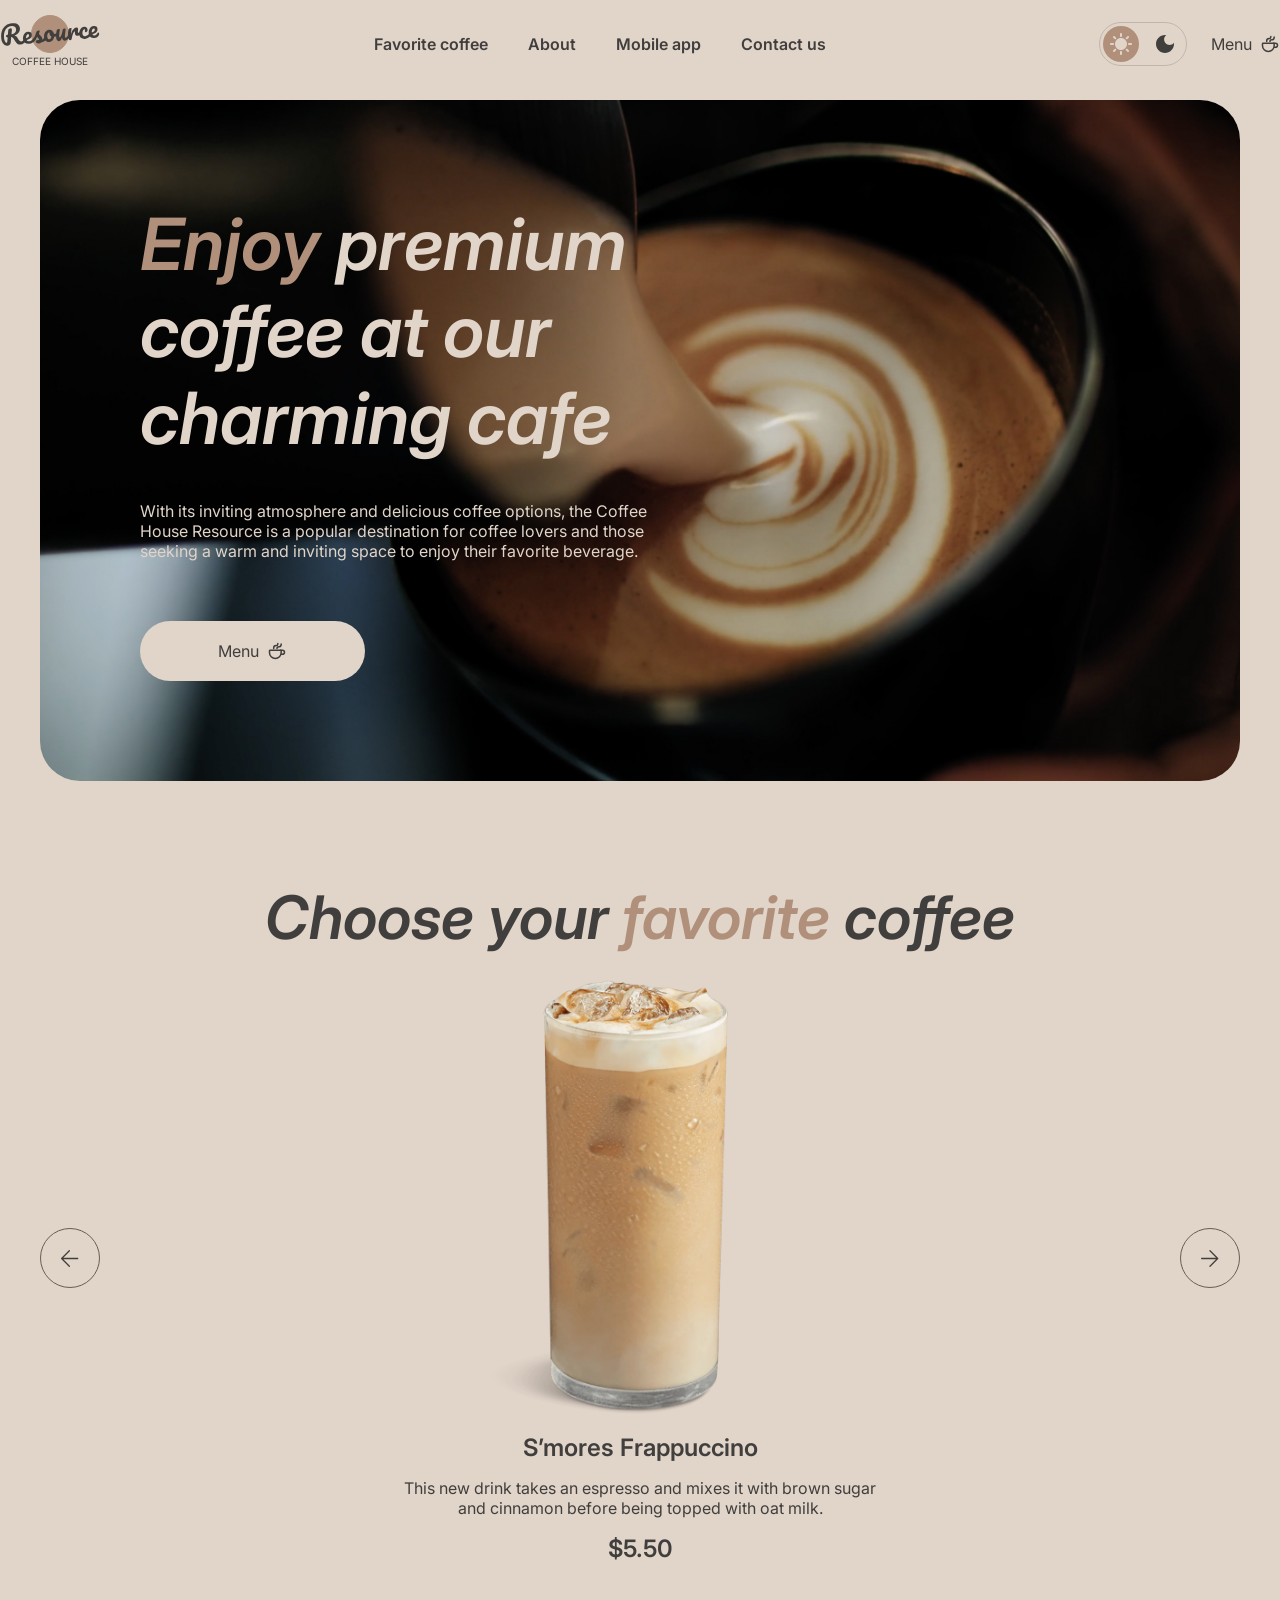
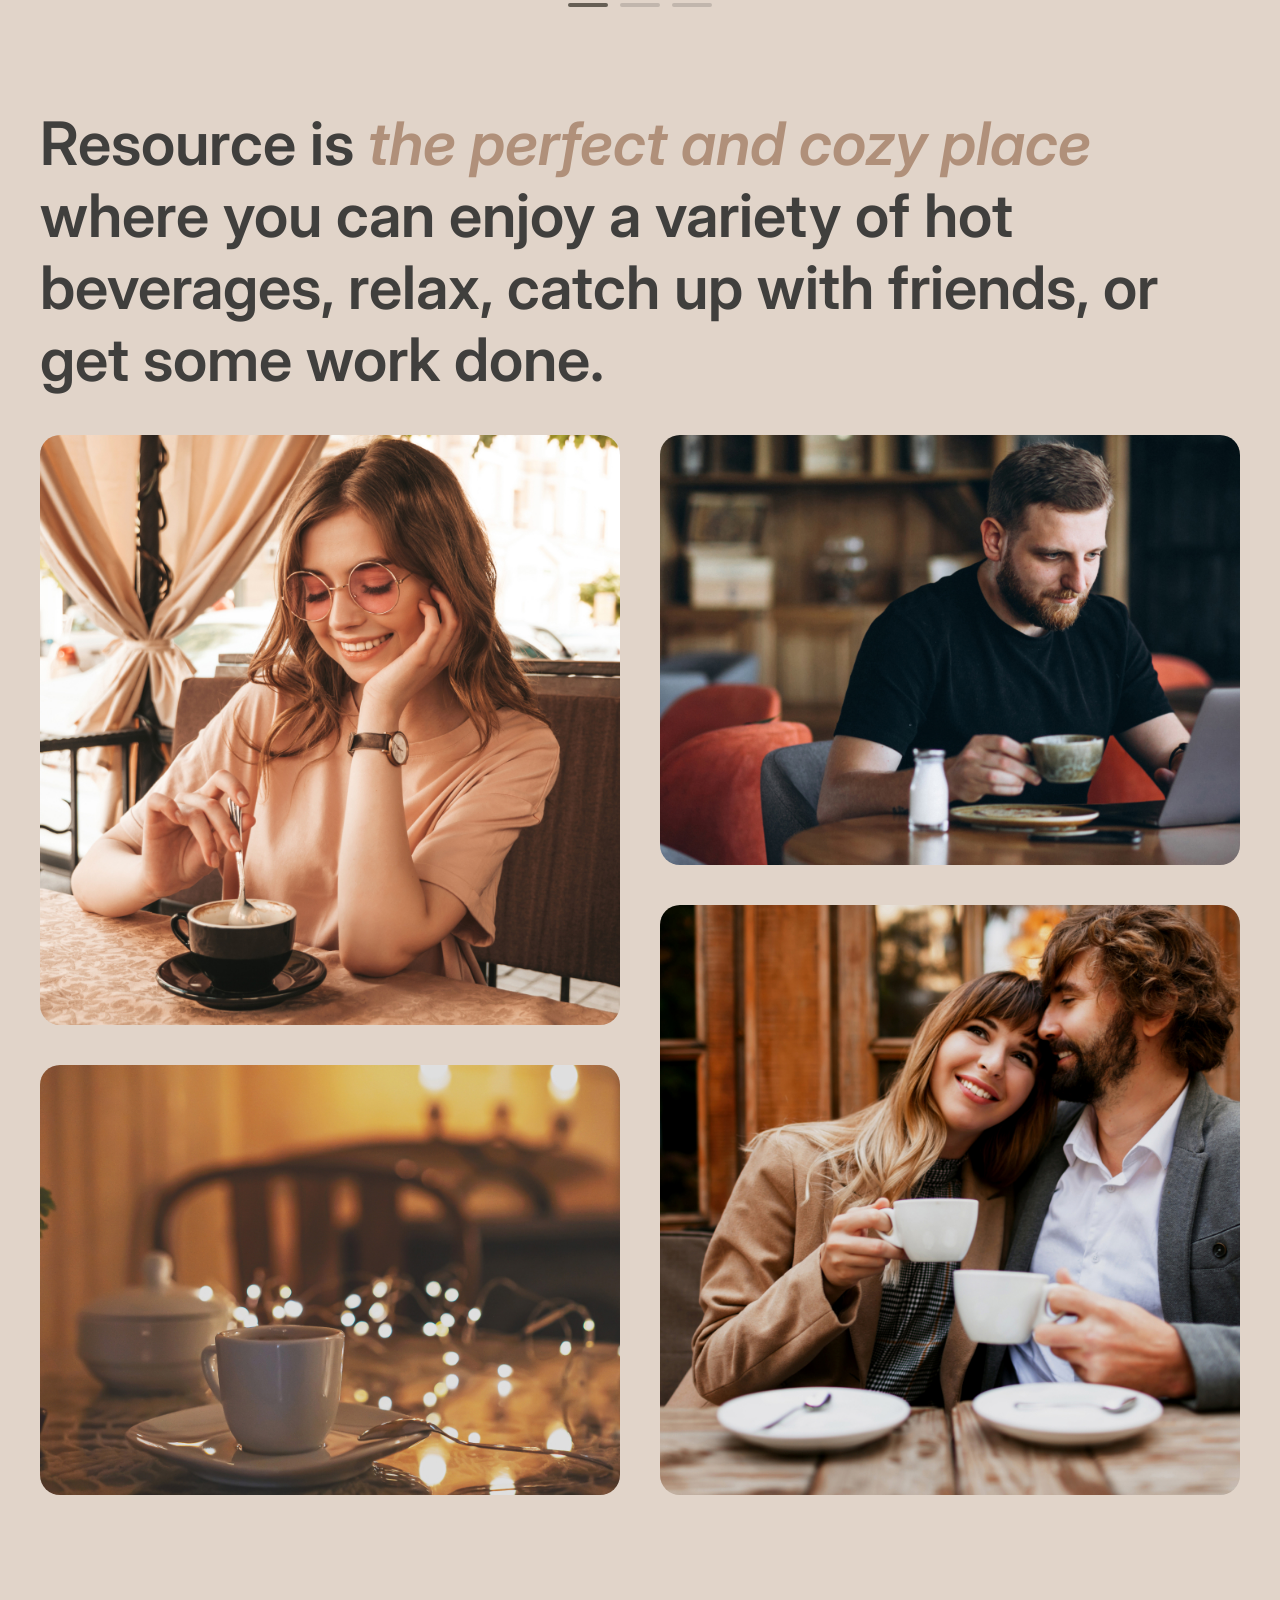
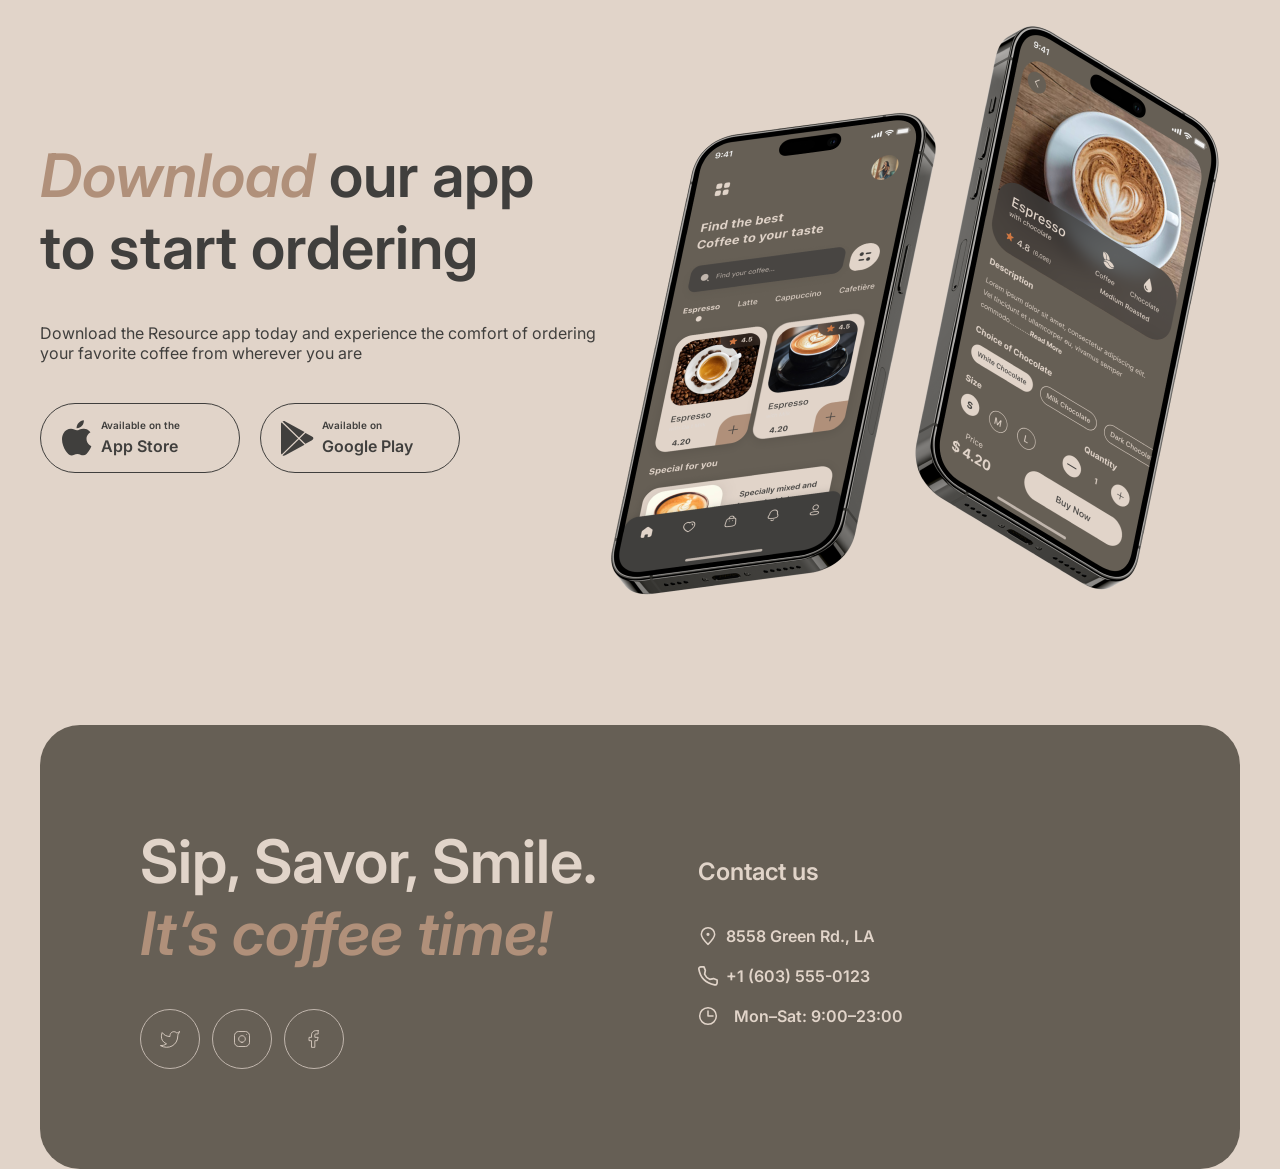
<file: index.html>
<!DOCTYPE html>
<html lang="en" data-theme = 'light'>
<head>
    <meta charset="UTF-8">
    <meta name="viewport" content="width=device-width, initial-scale=1.0">
    <title>Document</title>
    <link rel="stylesheet" href="./style.css">
    <link rel="stylesheet" href="./common.css">
</head>
<body>
    <header class="header">
        <div class="wrapper">
            <div class="header__wrapper">
                <div class="header__logo">
                    <a href="./index.html">
                      <span class = "header__logo-img"></span>
                       <span class="header__logo-text">COFFEE HOUSE</span>
                    </a>
                </div>
                  <div class="header__navigation">
                <nav class="header__nav">
                    <ul class="header__list">
                        <li class="header__item">
                            <a href="#favorite" class="header__link">
                                Favorite coffee
                            </a>
                        </li>
                         <li class="header__item">
                            <a href="#about" class="header__link">
                                About
                            </a>
                        </li>
                         <li class="header__item">
                            <a href="#mobile-app" class="header__link">
                                Mobile app
                            </a>
                        </li>
                         <li class="header__item">
                            <a href="#contacts" class="header__link">
                                Contact us
                            </a>
                        </li>
                    </ul>
                </nav>
                          <div class="header__menu-mobile">
                        <a href="./menu.html" class="header__menu-link">
                          <span>Menu</span>
                          <span class="header__img"></span>
                    </a>
                </div>
                </div>

                <div class="header__actions">
                    <button class="theme-switch"
                    type="button"
                    aria-label="Switch to the dark theme"
                    aria-checked="false"
                    role="switch"
                    >
                    <span class="theme-switch__option theme-switch__option--sun">
                        <img src="./image/svg/Sun.svg" alt="">
                    </span>
                   <span class="theme-switch__option theme-switch__option--moon">
                      <span class="theme-switch__icon theme-switch__icon--moon"></span>
                   </span>
                    </button>
                    <div class="header__menu">
                        <a href="./menu.html" class="header__menu-link" aria-current="page">
                        <span>Menu</span>
                                <span class="header__img"></span>
                    </a>
                </div>
            <button
    class="burger"
    type="button"
    aria-label="Open menu"
    aria-expanded="false"
    aria-controls="main-navigation"
  >
    <span class="burger__line"></span>
    <span class="burger__line"></span>
  </button>
              
                 
                </div>
            </div>

        </div>
    </header>
    <main>
        <div class="wrapper">
        <section class="hero">
            <div class="hero__wrapper">
                <h1 class="hero__title">
                <span class="hero__world">Enjoy</span> premium coffee at our charming cafe
             </h1>
             <p class="hero__subtitle">
                With its inviting atmosphere and delicious coffee options, 
                the Coffee House Resource is a popular destination for coffee lovers and those 
                seeking a warm and inviting space to enjoy their favorite beverage.
             </p>
                <div class = "hero__wrap">
                <a class="hero__button" href="./menu.html"><span>Menu</span><img src="./image/svg/coffee-cup.svg" alt=""></a>
        
             </div>
            </div>
          
        </section>
        <section class="favorites" id="favorite">
            <h2 class="favorites__title">
                Choose your <span class="favorites__accent">favorite</span> coffee
            </h2>
              <div class="favorites__slider">

                <button class="favorites__arrow favorites__arrow--prev"
                type="button"
                 aria-label="Previous coffee"
                ><span class="favorites__left"></span>
            </button>


                 <div class="favorites__viewport">
                 <div class="favorites__track">

        <article class="favorites__slide">
          <img
            class="favorites__image"
            src="./image/coffee-slider-1.png"
            alt="S'mores Frappuccino"
          >

          <h3 class="favorites__name">
            S’mores Frappuccino
          </h3>

          <p class="favorites__description">
       This new drink takes an espresso and mixes it with brown sugar and cinnamon before being topped with oat milk.
          </p>

          <p class="favorites__price">$5.50</p>
        </article>
        
        <article class="favorites__slide">
          <img
            class="favorites__image"
            src="./image/coffee-slider-2.png"
            alt="S'mores Frappuccino"
          >

          <h3 class="favorites__name">
            Caramel Macchiato
          </h3>

          <p class="favorites__description">
       Fragrant and unique classic espresso with rich caramel-peanut syrup, with cream under whipped thick foam.
          </p>

          <p class="favorites__price">$5.00</p>
        </article>
          <article class="favorites__slide">
          <img
            class="favorites__image"
            src="./image/coffee-slider-3.png"
            alt="S'mores Frappuccino"
          >

          <h3 class="favorites__name">
            Ice coffee
          </h3>

          <p class="favorites__description">
     A popular summer drink that tones and invigorates. Prepared from coffee, milk and ice.

          <p class="favorites__price">$4.50</p>
        </article>
                 </div>
                 </div>
                     <button class="favorites__arrow favorites__arrow--next"
                type="button"
                 aria-label="Next coffee"
                ><span class="favorites__right"></span></button>
              </div>
                <div class="favorites__pagination" aria-hidden="true">
    <span class="favorites__indicator favorites__indicator--active"></span>
    <span class="favorites__indicator"></span>
    <span class="favorites__indicator"></span>
  </div>
        </section>
          </div>
    <div class="wrapper">
        <section class="about" id="about">
            <h3 class="about__title">
                Resource is <span class="about__world">the perfect and cozy place</span> where you can enjoy a 
                variety of hot beverages, relax, catch up with friends, or get some work done.
            </h3>
            <div class="about__images">
            <img class="about__one about__image" src="./image/about-1.jpg" alt="">
               <img class="about__three about__image about__image--mobile-hidden" src="./image/about-3.jpg" alt="">
            <img class="about__two about__image about__image--mobile-hidden" src="./image/about-2.jpg" alt="">
         
            <img class="about__four about__image" src="./image/about-4.jpg" alt="">
            </div>
           
        </section>
    </div>
     <div class="wrapper">
        <section class="mobile" id = "mobile-app">
            <div class="mobile__wrapper">
                          <div class="mobile__text">
            <h2 class="mobile__title">
               <span class="mobile__world">Download</span>  our app
                  to start ordering
            </h2>
            <p class="mobile__description">
                Download the Resource app today and experience the comfort
                 of ordering your favorite coffee from wherever you are
            </p>
            <div class="links">
                <a class="links__store" href="">  <span class="links__icon links__icon--apple"></span>
                    <span class="links__text">
      <span class="links__caption">Available on the</span>
      <span class="links__name">App Store</span>
    </span></a>
                <a class="links__store" href="">  <span class="links__icon links__icon--google"></span>
                    <span class="links__text">
      <span class="links__caption">Available on</span>
      <span class="links__name">Google Play</span>
    </span></a>

            </div>
          </div>
      <img src="./image/mobile-screens.png" alt="" class="mobil__img">
            </div>
        </section>
     </div>

    </main>
         <div class="wrapper">
<footer class="contacts" id="contacts">
    <div class="contacts__wrapper">
  <div class="contacts__intro">
    <h2 class="contacts__title">
      Sip, Savor, Smile.
      <span class="contacts__accent">
        It’s coffee time!
      </span>
    </h2>

    <div class="contacts__socials">
     <a class="contacts__link" href=""><span class="contacts__icon contacts__icon--twitter"></span></a>
     <a class="contacts__link"  href=""><span class="contacts__icon contacts__icon--insagram"></a>
     <a class="contacts__link"  href=""><span class="contacts__icon contacts__icon--facebook"></a>
    </div>
  </div>

  <div class="contacts__info">
    <p class="contacts__heading">
      Contact us
    </p>
    <ul class="contacts__list">
  <li class="contacts__item">
    <a
      class="contacts__link-info"
      href="https://maps.google.com/?q=8558+Green+Rd+LA"
      target="_blank"
      rel="noopener noreferrer"
    >
      <span class="contacts__icon contacts__icon--location"></span>
      <span class="contacts__text">8558 Green Rd., LA</span>
    </a>
  </li>

  <li class="contacts__item">
    <a
      class="contacts__link-info"
      href="tel:+16035550123"
    >
      <span class="contacts__icon contacts__icon--phone"></span>
      <span class="contacts__text">+1 (603) 555-0123</span>
    </a>
  </li>

  <li class="contacts__item">
    <div class="contacts__schedule">
      <span class="contacts__icon contacts__icon--clock"></span>
      <span class="contacts__text">Mon–Sat: 9:00–23:00</span>
    </div>
  </li>
</ul>
  </div>
  </div>
</footer>
     </div>
 <script src="./index.js"></script>
  <script src="./common.js"></script>
</body>

</html>
</file>
<file: style.css>
/*hero*/


.hero{
    background: url('./image/img-hero.jpg') center no-repeat;
    background-size: cover;
    margin-top: 100px;
    border-radius: 40px;
    margin-bottom: 100px;
}

.hero__wrapper{
  padding-top: 100px;
  padding-left: 100px;
  padding-bottom: 100px;
  max-width: 620px;
}

.hero__title{
  font-weight: 600;
  font-style: italic;
  font-size: 72px;
  color: #E1D4C9;
  margin-bottom: 40px;
}

.hero__world{
    color: #B0907A;
}

.hero__subtitle{
    font-weight: 400;
    font-size: 16px;
    color: #E1D4C9;
    margin-bottom: 60px;
}


.hero__button{
    display: flex;
    gap: 8px;
    border-radius: 100px;
    background-color: var(--background-tabs-active);
    padding: 20px 78px;
}

.favorites{
    margin-bottom: 100px;
}

.favorites__title{
    font-weight: 600;
    font-size: 60px;
    font-style: italic;
    color: var(--text-color);
    text-align: center;
}

.favorites__accent{
    color: #B0907A;
}


.favorites__slider{
    display: grid;
    grid-template-columns: auto minmax(0, 480px) auto;
    align-items: center;
    margin-bottom: 40px;
    justify-content: space-between;    
}

.favorites__viewport {
  overflow: hidden;
}


.favorites__track {
  display: flex;
  transition: transform 0.5s ease;
}


.favorites__slide {
  flex: 0 0 100%;
  text-align: center;
}

.favorites__image {
  width: 480px;
  max-width: 100%;
  margin-inline: auto;
}

.favorites__name {
    margin-bottom: 16px;
    font-weight: 600;
    font-size: 24px;
}
.favorites__description{
    margin-bottom: 16px;
}

.favorites__price{
    font-weight: 600;
    font-size: 24px;
}

.favorites__arrow {
  display: flex;
  align-items: center;
  justify-content: center;
  width: 60px;
  height: 60px;
  border: 1px solid #665F55;
  border-radius: 50%;
  transition:
    background-color 0.2s ease,
    color 0.2s ease;
}

.favorites__pagination{
    display: flex;
    gap: 12px;
    justify-content: center;
}


.favorites__indicator{
    width: 40px;
    height: 4px;
    background-color: var(--favorites-bg);
    border-radius: 100px;
}


.favorites__arrow:hover {
  background-color: #665f55;
  color: #e1d4c9;
}

.favorites__arrow:focus-visible {
  outline: 2px solid #403f3d;
  outline-offset: 3px;
}

.favorites__indicator--active {
  background-color: var(--favorites-active)
}


.about{
    margin-bottom: 100px;
}


.about__title{
    font-weight: 600;
    color: var(--text-color);
    font-size: 60px;
    margin-bottom: 40px;
}

.about__world{
 color: #B0907A;
 font-style: italic;
}


.about__one{
    max-width: 660px;
    height: 590px;
    grid-column: 1/2;
    grid-row: 1/3;
}

.about__two{
    max-width: 660px;
    height: 430px;
    grid-column: 1/2;
    grid-row: 3/4;
}

.about__three{
    max-width: 660px;
    height: 430px;
    grid-column: 2/3;
    grid-row: 1/2;
}

.about__four{
    max-width: 660px;
    height: 590px;
    grid-column: 2/3;
    grid-row: 2/4;
}

.about__images{
    display: grid;
    grid-template-columns: 1fr 1fr;
    grid-template-rows: 430px 120px 430px;
    gap: 40px
}

.about__image {
  width: 100%;
  height: 100%;

  object-fit: cover;
  border-radius: 20px;
}


.mobile{
    margin-bottom: 100px;
}

.mobile__title{
    font-weight: 600;
    font-size: 60px;
    margin-bottom: 40px;
    color: var(--text-color);
}

.mobile__world{
    color: #B0907A;
    font-style: italic;
}

.mobile__text{
    max-width: 560px;
    color: var(--text-color);
    margin-top: 144px;
}

.mobile__description{
    margin-bottom: 40px;
}

.mobile__wrapper{
    display: flex;
}

.links{
    display: flex;
    gap: 20px;
      transition:
    background-color 0.2s ease,
    color 0.2s ease;
      color: #403f3d;
}

.links__store{
    display: flex;;
    border: 1px solid var(--text-color);
    border-radius: 100px;
    font-weight: 600;
    align-items: center;
     padding-top: 14px;
     padding-bottom: 14px;
     padding-left: 20px;
     width: 200px;
}

.links__text{
     display: flex;
     flex-wrap: wrap;
    margin-left: 8px;
    color: var(--text-color)
}

.links__caption{
    margin-bottom: 2px;
    font-size: 10px;
    line-height: 140%;
}

.links__name{
    font-size: 16px;
    line-height: 150%;
}

.favorites__left{
      width: 18px;
  height: 18px;
   background-color: var(--text-color);
  mask-image: url('./image/svg/left.svg');
  mask-repeat: no-repeat;
  mask-position: center;
  mask-size: contain;

  -webkit-mask-image: url('./image/svg/left.svg');
  -webkit-mask-repeat: no-repeat;
  -webkit-mask-position: center;
  -webkit-mask-size: contain;
}

.favorites__right{
      width: 18px;
  height: 18px;
   background-color: var(--text-color);
  mask-image: url('./image/svg/right.svg');
  mask-repeat: no-repeat;
  mask-position: center;
  mask-size: contain;

  -webkit-mask-image: url('./image/svg/right.svg');
  -webkit-mask-repeat: no-repeat;
  -webkit-mask-position: center;
  -webkit-mask-size: contain;
}

.links__icon {
  display: block;
  width: 36px;
  height: 36px;

  background-color: var(--text-color);

  mask-repeat: no-repeat;
  mask-position: center;
  mask-size: contain;

  -webkit-mask-repeat: no-repeat;
  -webkit-mask-position: center;
  -webkit-mask-size: contain;
}


.links__icon--apple {
  mask-image: url('./image/svg/Vector\ \(2\).svg');
  -webkit-mask-image: url('./image/svg/Vector\ \(2\).svg');
}

.links__icon--google{
    mask-image: url('./image/svg/Icon.svg');
  -webkit-mask-image: url('./image/svg/Icon.svg');
}

.links__store:hover {
  background-color: #665F55;
  color: #E1D4C9
}

.hero__wrap{
    display: flex;
}


@media (max-width: 768px) {
.mobile__wrapper{
    flex-direction: column;
}

.about__image--mobile-hidden{
    display: none;
}

.about__images{
    grid-template-columns: 1fr;
    grid-template-rows: none;
}

.about__four{
    grid-column: 1;
}

.about__one{
     grid-column: 1/2;
    grid-row: 1/2;
}

.mobile__text{
    margin-top: 0;
}
.mobile__text{
    margin-bottom: 100px;
}
}

@media (max-width: 380px) {
    body{
        padding-left: 16px;
        padding-right: 16px;
    }
.favorites__arrow{
    display: none;
}

.hero__wrapper{
    padding: 60px 16px 60px 16px;
}

.hero__title{
    font-size: 42px;
}

  .favorites__slider {
    grid-template-columns: minmax(0, 1fr);
    justify-content: normal;
    gap: 0;
  }

    .favorites__viewport {
    width: 100%;
    max-width: 480px;
    justify-self: center;
    overflow: hidden;
  }

  .favorites__track {
    width: 100%;
  }

  .favorites__slide {
    flex: 0 0 100%;
    min-width: 0;
  }

  .about__title, .mobile__title, .contacts__title{
    font-size: 32px;
  }

  .about__image{
    width: 100%;
    height: 590px;
  }

  .links{
    flex-direction: column;
  }


}
</file>
<file: common.css>
/* reset.css */

*,
*::before,
*::after {
  box-sizing: border-box;
}

html {
  scroll-behavior: smooth;
}

body {
  margin: 0;
  min-width: 320px;
  padding-left: 40px;
  padding-right: 40px;
}

h1,
h2,
h3,
h4,
p,
figure,
blockquote,
dl,
dd {
  margin: 0;
}

ul,
ol {
  margin: 0;
  padding: 0;
  list-style: none;
}

a {
  color: inherit;
  text-decoration: none;
}

button,
input,
textarea,
select {
  font: inherit;
}

button {
  padding: 0;
  border: 0;
  background: none;
  color: inherit;
  cursor: pointer;
}

img,
picture,
svg,
video,
canvas {
  display: block;
  max-width: 100%;
}

img {
  height: auto;
}

input,
textarea,
select {
  border: 0;
  outline: none;
}

textarea {
  resize: vertical;
}

table {
  border-collapse: collapse;
  border-spacing: 0;
}

:focus-visible {
  outline: 2px solid currentColor;
  outline-offset: 3px;
}




@font-face {
  font-family: 'Inter';
  src: url('./fonts/Inter-VariableFont_opsz\,wght.ttf')
    format('truetype');
  font-style: normal;
  font-weight: 100 900;
}

@font-face {
  font-family: 'Inter';
  src: url('./fonts/Inter-Italic-VariableFont_opsz\,wght.ttf')
    format('truetype');
  font-style: italic;
  font-weight: 100 900;
}


:root {
  --page-bg: #e1d4c9;
  --text-color: #403f3d;
   --line-color:#403f3d;
  --accent-color: #b0907a;
   --footer-bg: #665F55;
  --border-color: #c1b6ad;
  --text-tabs: #E1D4C9;
  --surface-color: #665f55;
  --surface-text: #e1d4c9;
  --background-tabs: #C1B6AD;
   --background-tabs-active: #E1D4C9;
  --modal-backdrop: rgb(64 63 61 / 80%);
  --favorites-bg: #C1B6AD;
  --favorites-active:#665F55;
  --tabs-bg: #665F55;
  --backdrop-color: rgba(64, 63, 61, 0.8);
  --modal-bg: #E1D4C9;
}


[data-theme='dark'] {
  --page-bg: #272624;
     --footer-bg: #403f3d;
     --favorites-bg: #665F55;
  --text-color: #e1d4c9;
 --background-tabs:#665F55;
  --accent-color: #b0907a;
--background-tabs-active:#292826;
  --border-color: #665f55;
  --favorites-active: #C1B6AD;
  --surface-color: #403f3d;
  --surface-text: #e1d4c9;
--text-tabs: #403F3D;
  --modal-backdrop: rgb(0 0 0 / 60%);
   --tabs-bg: #292826;
   --line-color:#665F55;
   --backdrop-color:rgba(41, 40, 38, 0.8);
   --modal-bg: #403F3D;
}


body {
  font-family: 'Inter', sans-serif;
 background-color: var(--page-bg);
  color: var(--text-color);

  transition:
    background-color 0.3s ease,
    color 0.3s ease;
}

.wrapper{
    max-width: 1360px;
    margin: 0 auto;
}

.header{
    position: fixed;
      top: 20px;
      left: 0;
   
  width: 100%;
  z-index: 1000;
}

.theme-switch__option {
  display: flex;
  align-items: center;
  justify-content: center;
  width: 36px;
  height: 36px;
  border-radius: 50%;
}

.theme-switch__option--sun {
  background-color: #b0907a;
}

.theme-switch__option--moon {
  background-color: transparent;
}

[data-theme='dark'] .theme-switch__option--sun{
  background-color: transparent;
}


[data-theme='dark'] .theme-switch__option--moon{
background-color: #B0907A;
}


.theme-switch__icon--moon {
  width: 18px;
  height: 18px;
   background-color: var(--text-color);
  mask-image: url('./image/svg/Moon.svg');
  mask-repeat: no-repeat;
  mask-position: center;
  mask-size: contain;

  -webkit-mask-image: url('./image/svg/Moon.svg');
  -webkit-mask-repeat: no-repeat;
  -webkit-mask-position: center;
  -webkit-mask-size: contain;
}

[data-theme='dark'] .theme-switch__icon--moon {
  background-color: #E1D4C9;
}

.header__navigation {
  display: flex;
  align-items: center;
  gap: 40px;
}


.header__wrapper{
    display: flex;
    justify-content: space-between;
    align-items: center;
}

.header__list{
    display: flex;
    font-size: 16px;
    font-weight: 600;
}

.header__item:not(:last-child){
    margin-right: 40px;
}

.header__link {
  text-decoration: none;
}

.header__link:hover {
  opacity: 0.4;
}

.header__link:focus-visible {
  outline: 2px solid #403f3d;
  outline-offset: 3px;
}

.header__link:active {
  opacity: 0.6;
}

.header__actions{
    display: flex;
    gap:24px;
    align-items: center;
}

.theme-switch{
    display: flex;
    gap: 8px;
    width: 88px;
    height: 44px;
    border: 1px solid #C1B6AD;
    border-radius: 100px;
    padding: 3px;

}


.header__menu-link{
    display: flex;
    gap: 8px
}



.contacts{
    background-color: var(--footer-bg);
    border-radius: 40px;
}


.contacts__wrapper{
    display: flex;
}


.contacts__intro{
    max-width: 558px;
    padding: 100px 0px 100px 100px;
    margin-right: 100px;

}

.contacts__title{
    color: #E1D4C9;
    font-weight: 600;
    font-size: 60px;
    margin-bottom: 40px;
}


.contacts__accent{
    color: #B0907A;
    font-style: italic;
}

.contacts__socials{
    display: flex;
      gap: 12px;
    color: #E1D4C9;
}

.contacts__link{
  display: flex;
  align-items: center;
  justify-content: center;
  width: 60px;
  height: 60px;

  border: 1px solid #c1b6ad;
  border-radius: 50%;
transition: color 0.2s ease;;
}

.contacts__icon{
  display: block;
  width: 22px;
  height: 20px;

  background-color: currentColor;

  mask-repeat: no-repeat;
  mask-position: center;
  mask-size: contain;

  -webkit-mask-repeat: no-repeat;
  -webkit-mask-position: center;
  -webkit-mask-size: contain;
}

.contacts__icon--twitter {
  mask-image: url('./image/svg/twitter.svg');
  -webkit-mask-image: url('./image/svg/twitter.svg');
}

.contacts__icon--insagram {
  mask-image: url('./image/svg/instagram.svg');
  -webkit-mask-image: url('./image/svg/instagram.svg');
}

.contacts__icon--facebook {
  mask-image: url('./image/svg/facebook.svg');
  -webkit-mask-image: url('./image/svg/facebook.svg');
}


.contacts__link:hover{
 color: #B0907A;
 border: 1px solid #B0907A;
}



.contacts__info{
    padding: 132px 100px 132px 0px;
    color: #E1D4C9;
    font-weight: 600;
}

.contacts__heading{
 margin-bottom: 40px;
 font-size: 24px;
}


.contacts__list{
    display: flex;
    flex-direction: column;
    gap: 20px;
}

.contacts__link,
.contacts__schedule {
  display: flex;
  align-items: center;
  gap: 8px;
}

.contacts__link-info{
    display: flex;
    transition: color 0.2s ease;;
}

.contacts__icon {

  width: 20px;
  height: 20px;
  background-color: currentColor;

  mask-repeat: no-repeat;
  mask-position: center;
  mask-size: contain;

  -webkit-mask-repeat: no-repeat;
  -webkit-mask-position: center;
  -webkit-mask-size: contain;
}


.contacts__icon--location {
  mask-image: url('./image/svg/pin-alt\ \(1\).svg');
  -webkit-mask-image: url('./image/svg/pin-alt\ \(1\).svg');
}

.contacts__icon--phone {
  mask-image: url('./image/svg/Path.svg');
  -webkit-mask-image: url('./image/svg/Path.svg');
}

.contacts__icon--clock {
  mask-image: url('./image/svg/clock.svg');
  -webkit-mask-image: url('./image/svg/clock.svg');
}

.contacts__text{
    margin-left: 8px;
}

.contacts__link-info:hover{
 color: #B0907A;
}

.burger{
  display: none;
}


.header__navigation--open{
  display: none;
}


.header__menu-mobile{
  display: none;
}

.header__logo a{
  display: flex;
  flex-direction: column;
  align-items: center;

}

.header__logo-img{
  display: block;
  width: 100px;
  height: 28px;

  background-color: currentColor;

  mask-repeat: no-repeat;
  mask-position: center;
  mask-size: contain;

  -webkit-mask-repeat: no-repeat;
  -webkit-mask-position: center;
  -webkit-mask-size: contain;

  mask-image: url("./image/svg/Resource.svg");
  z-index: 100;
  margin-bottom: 7px;
}

.header__logo{
  position: relative;
}

.header__logo::after{
  content: "";
  position: absolute;
  width: 38px;
  height: 38px;
  border-radius: 50%;
  border: 1px solid #B0907A;
  background-color: #B0907A;
    top: -5px;
    right: 31px;
}

.header__logo-text{
  font-size: 10px;
  color: var(--text-color)
}

  .header__img{
     display: block;
  width: 20px;
  height: 20px;

  background-color: var(--text-color);

  mask-repeat: no-repeat;
  mask-position: center;
  mask-size: contain;

  -webkit-mask-repeat: no-repeat;
  -webkit-mask-position: center;
  -webkit-mask-size: contain;
  -webkit-mask-image: url("./image/svg/coffee-cup.svg");
  mask-image: url("./image/svg/coffee-cup.svg");
  }



@media (max-width: 768px) {
.header__menu-mobile{
  display: block;
}



  .product-card--extra{
    display: none;
  }

.header__wrapper{
  padding-left: 40px;
  padding-right: 40px;
}  



 /* закрытое состояние */
  .header__navigation {
    display: none;
  }

  /* открытое состояние */
  .header__navigation--open {
    display: flex;

    position: fixed;
    top: 90px;
    left: 0;
    right: 0;
    bottom: 0;

    flex-direction: column;
    align-items: center;

    padding: 60px 0 0;

     background-color: var(--page-bg);
    z-index: 100;
  }

  .header__list {
    flex-direction: column;
    align-items: center;
    gap: 60px;
    font-size: 32px;
  }
  html.no-scroll,
body.no-scroll {
  overflow: hidden;
}

  .header__menu-link {
    margin-top: 60px;
    color: var(--text-color);
  }

  .header__menu-link span{
 color: var(--text-color);
  }

  .header__menu-link img{
    width: 40px;
    height: 40px;
  }

  .header__menu{
    display: none;
  }

  .header__menu-link{
    display: flex;
    margin-top: 40px;
    font-weight: 600;
    font-size: 32px;
  }

  .header__item:not(:last-child){
    margin-right: 0;
  }



    .burger {
    display: flex;
    flex-direction: column;
    gap: 8px;

    width: 44px;
    height: 44px;
    border: 1px solid #665F55;
    border-radius: 50%;
    align-items: center;
    justify-content: center;
  }

  .burger__line {
    width: 16px;
    height: 2px;
    background-color: currentColor;
    transition: transform 0.3s ease;
  }
  .burger--open .burger__line:first-child {
  transform: translateY(5px) rotate(45deg);
}

.burger--open .burger__line:last-child {
  transform: translateY(-5px) rotate(-45deg);
}


.contacts__wrapper{
    display: flex;
    flex-direction: column;
}

.contacts__intro{
  padding: 100px 60px 0 60px;
  margin-right: 0;
  max-width: 578px;
  margin-bottom: 100px;
}

.contacts__info{
  padding: 0 60px 100px 60px;
}

}



@media (max-width: 380px) {
    body{
        padding-left: 16px;
        padding-right: 16px;
    }

    .contacts__title{
      font-size: 32px;
    }
    .contacts__intro{
      padding: 60px 16px 0 16px;
      max-width: 324px;
    }

    .contacts__info{
      padding: 0 16px 60px 16px;
    }

}
</file>
